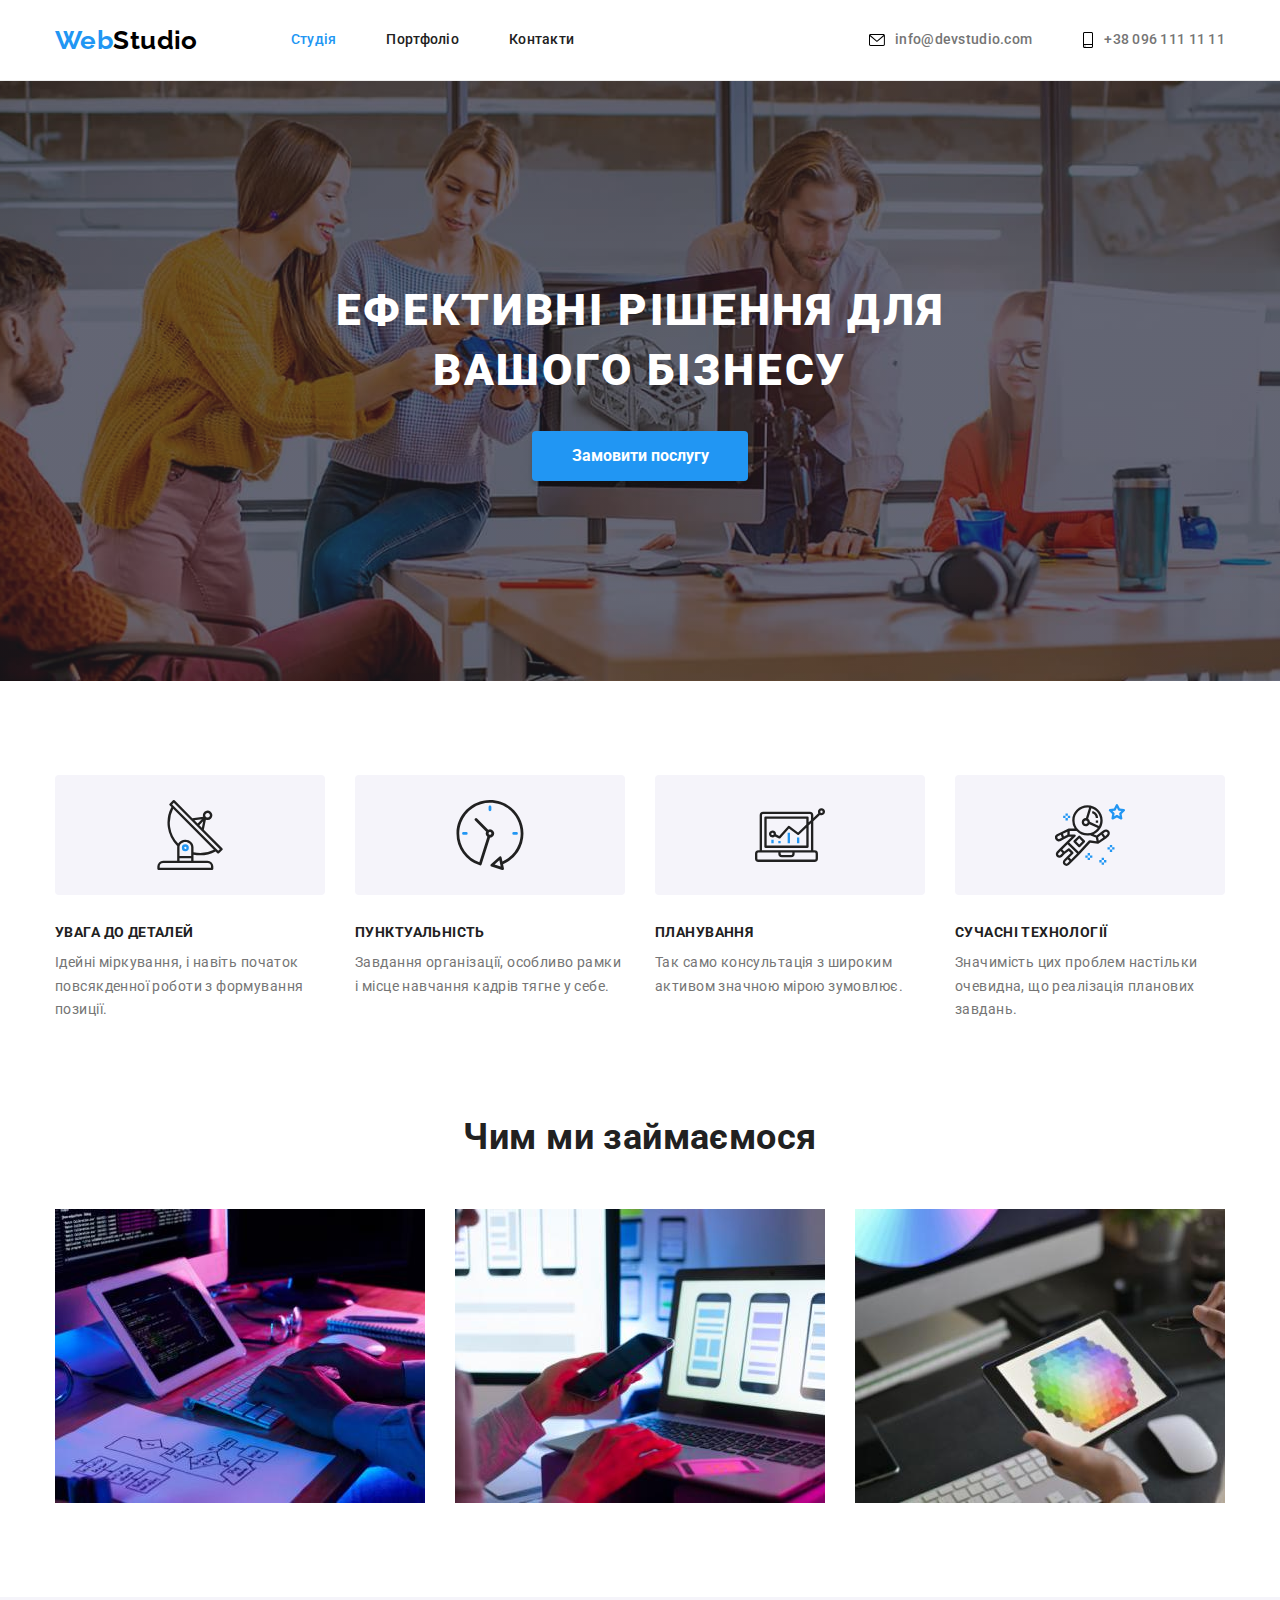
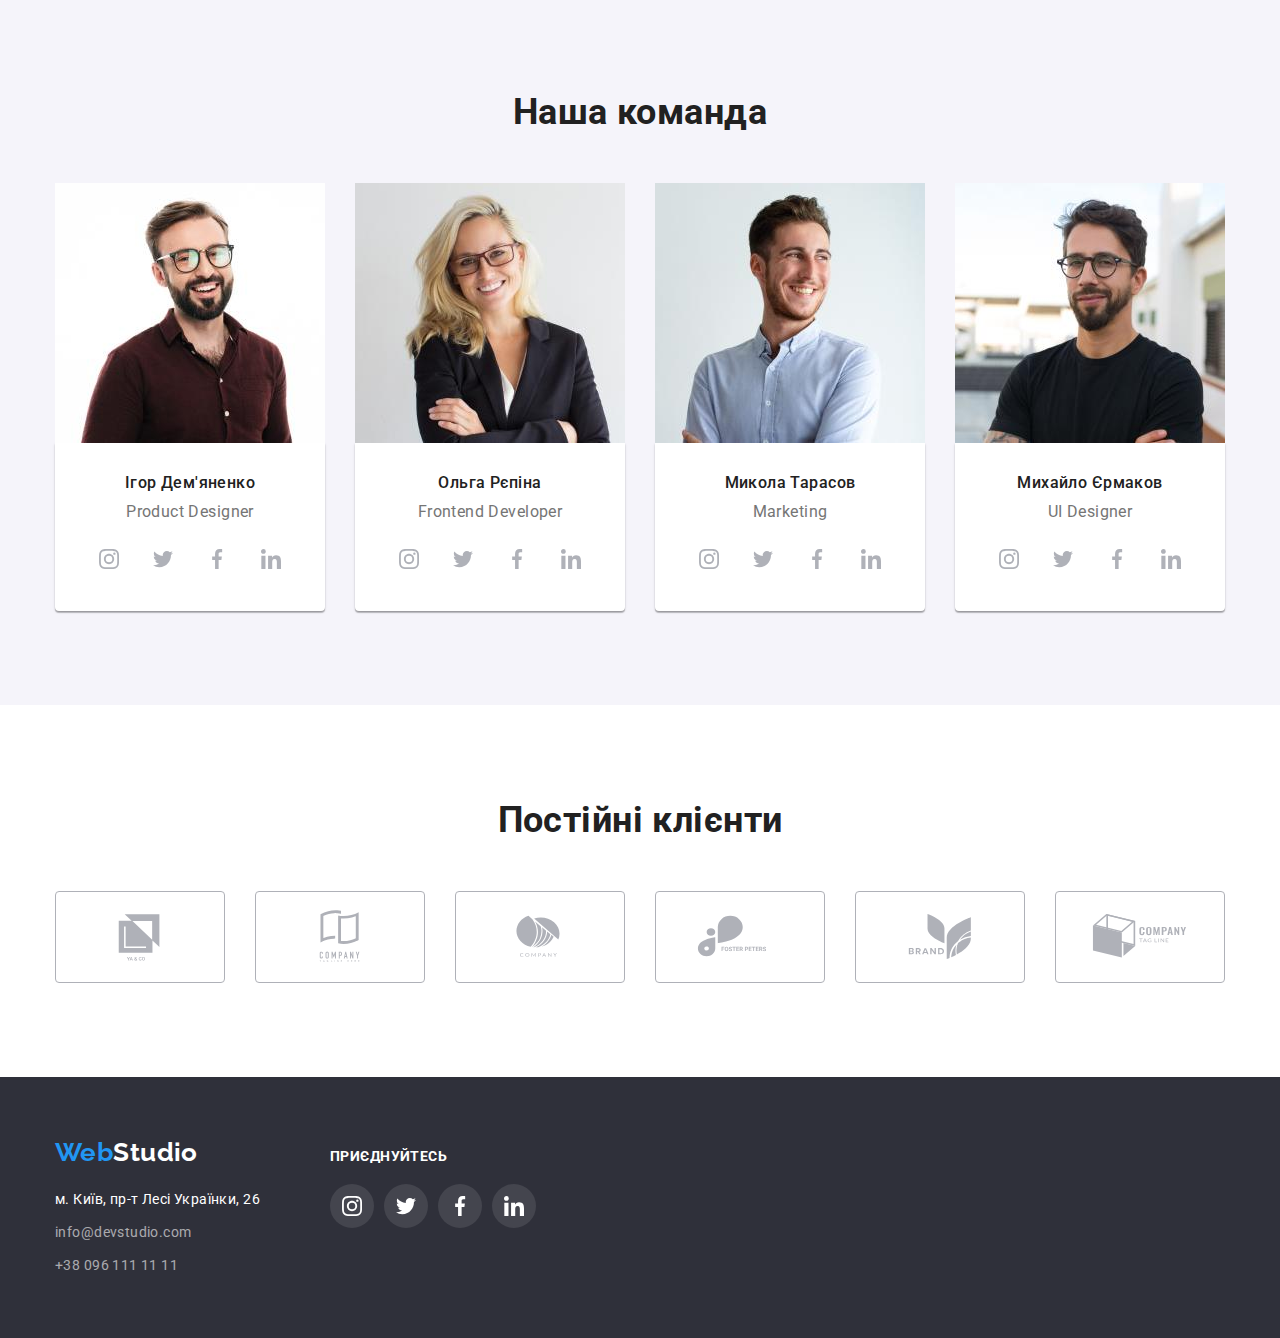
<file: index.html>
<!DOCTYPE html>
<html lang="uk">
  <head>
    <meta charset="UTF-8" />
    <meta name="viewport" content="width=device-width, initial scale=1.0" />
    <title>Homework#04</title>
    <link
      href="https://fonts.googleapis.com/css2?family=Raleway:wght@700&family=Roboto:wght@400;500;700;900&display=swap"
      rel="stylesheet"
    />
    <link
      rel="stylesheet"
      href="https://cdnjs.cloudflare.com/ajax/libs/modern-normalize/1.1.0/modern-normalize.css"
      integrity="sha512-Y0MM+V6ymRKN2zStTqzQ227DWhhp4Mzdo6gnlRnuaNCbc+YN/ZH0sBCLTM4M0oSy9c9VKiCvd4Jk44aCLrNS5Q=="
      crossorigin="anonymous"
      referrerpolicy="no-referrer"
    />
    <link rel="stylesheet" href="./css/styles.css" />
  </head>
  <body>
    <!--Header-->
    <header class="header">
      <div class="header-container container">
        <nav class="header-nav">
          <a href="./index.html" class="header-link header-logo">
            Web<span class="header-logo-studio">Studio</span></a
          >
          <ul class="header-nav-items">
            <li>
              <a class="header-nav-item current" href="./index.html">Студія</a>
            </li>
            <li>
              <a class="header-nav-item" href="./portfolio.html">Портфоліо</a>
            </li>
            <li><a class="header-nav-item" href="#contacts">Контакти</a></li>
          </ul>
        </nav>
        <ul class="header-right-side">
          <li>
            <a href="mailto:info@devstudio.com" class="header-email-tel">
              <svg class="" width="16" height="12">
                <use class="" href="./images/symbol-defs.svg#envelope"></use>
              </svg>
              info@devstudio.com</a
            >
          </li>
          <li>
            <a href="tel:+380961111111" class="header-email-tel">
              <svg class="" width="12" height="16">
                <use class="" href="./images/symbol-defs.svg#smartphone"></use>
              </svg>
              +38 096 111 11 11</a
            >
          </li>
        </ul>
      </div>
    </header>
    <main>
      <!--Hero-->
      <section class="hero">
        <div class="container">
          <h1 class="hero-title">Ефективні рішення для вашого бізнесу</h1>
          <button type="button" class="hero-button">Замовити послугу</button>
        </div>
      </section>

      <!--Our Features-->
      <section class="section">
        <div class="container">
          <h2 class="visually-hidden">Особливості</h2>
          <ul class="features-container">
            <li>
              <div class="features-icons">
                <svg class="" width="70" height="70">
                  <use href="./images/symbol-defs.svg#antenna"></use>
                </svg>
              </div>
              <h3 class="features-title">УВАГА ДО ДЕТАЛЕЙ</h3>
              <p class="features-text">
                Ідейні міркування, і навіть початок повсякденної роботи з
                формування позиції.
              </p>
            </li>
            <li>
              <div class="features-icons">
                <svg class="" width="70" height="70">
                  <use href="./images/symbol-defs.svg#clock"></use>
                </svg>
              </div>
              <h3 class="features-title">ПУНКТУАЛЬНІСТЬ</h3>
              <p class="features-text">
                Завдання організації, особливо рамки і місце навчання кадрів
                тягне у себе.
              </p>
            </li>
            <li>
              <div class="features-icons">
                <svg class="" width="70" height="70">
                  <use href="./images/symbol-defs.svg#diagram"></use>
                </svg>
              </div>
              <h3 class="features-title">ПЛАНУВАННЯ</h3>
              <p class="features-text">
                Так само консультація з широким активом значною мірою зумовлює.
              </p>
            </li>
            <li>
              <div class="features-icons">
                <svg class="" width="70" height="70">
                  <use href="./images/symbol-defs.svg#astronaut"></use>
                </svg>
              </div>
              <h3 class="features-title">СУЧАСНІ ТЕХНОЛОГІЇ</h3>
              <p class="features-text">
                Значимість цих проблем настільки очевидна, що реалізація
                планових завдань.
              </p>
            </li>
          </ul>
        </div>
      </section>

      <!--Our specialization-->
      <section class="section spec-section">
        <div class="container spec-container">
          <h2 class="spec-title">Чим ми займаємося</h2>
          <ul class="spec-images">
            <li><img src="./images/img1.jpg" alt="Computer" width="370" /></li>
            <li>
              <img src="./images/img2.jpg" alt="Smartphone" width="370" />
            </li>
            <li><img src="./images/img3.jpg" alt="Tablet" width="370" /></li>
          </ul>
        </div>
      </section>

      <!--Our Team-->
      <section class="section team-section">
        <div class="container">
          <h2 class="team-title">Наша команда</h2>
          <ul class="team-list">
            <li>
              <img
                src="./images/photo1.jpg"
                alt="Фото Ігор Дем'яненко"
                width="270"
              />
              <div class="team-member-description">
                <h3 class="team-member-name">Ігор Дем'яненко</h3>
                <p lang="en" class="team-member-position">Product Designer</p>
                <ul class="socials list">
                  <li class="socials-item">
                    <a
                      class="socials-link link"
                      href="https://instagram.com"
                      target="blank"
                      rel="nofollow noopener noreferer"
                      aria-label="instagram icon"
                    >
                      <svg class="socials-icon" width="20" height="20">
                        <use href="./images/symbol-defs.svg#instagram"></use>
                      </svg>
                    </a>
                  </li>
                  <li class="socials-item">
                    <a
                      class="socials-link link"
                      href="https://twitter.com"
                      target="blank"
                      rel="nofollow noopener noreferer"
                      aria-label="twitter icon"
                    >
                      <svg class="socials-icon" width="20" height="20">
                        <use href="./images/symbol-defs.svg#twitter"></use>
                      </svg>
                    </a>
                  </li>
                  <li class="socials-item">
                    <a
                      class="socials-link link"
                      href="https://facebook.com"
                      target="blank"
                      rel="nofollow noopener noreferer"
                      aria-label="facebook icon"
                    >
                      <svg class="socials-icon" width="20" height="20">
                        <use href="./images/symbol-defs.svg#facebook"></use>
                      </svg>
                    </a>
                  </li>
                  <li class="socials-item">
                    <a
                      class="socials-link link"
                      href="https://linkedin.com"
                      target="blank"
                      rel="nofollow noopener noreferer"
                      aria-label="linkedin icon"
                    >
                      <svg class="socials-icon" width="20" height="20">
                        <use href="./images/symbol-defs.svg#linkedin"></use>
                      </svg>
                    </a>
                  </li>
                </ul>
              </div>
            </li>
            <li>
              <img
                src="./images/photo2.jpg"
                alt="Фото Ольга Рєпіна"
                width="270"
              />
              <div class="team-member-description">
                <h3 class="team-member-name">Ольга Рєпіна</h3>
                <p lang="en" class="team-member-position">Frontend Developer</p>
                <ul class="socials list">
                  <li class="socials-item">
                    <a
                      class="socials-link link"
                      href="https://instagram.com"
                      target="blank"
                      rel="nofollow noopener noreferer"
                      aria-label="instagram icon"
                    >
                      <svg class="socials-icon" width="20" height="20">
                        <use href="./images/symbol-defs.svg#instagram"></use>
                      </svg>
                    </a>
                  </li>
                  <li class="socials-item">
                    <a
                      class="socials-link link"
                      href="https://twitter.com"
                      target="blank"
                      rel="nofollow noopener noreferer"
                      aria-label="twitter icon"
                    >
                      <svg class="socials-icon" width="20" height="20">
                        <use href="./images/symbol-defs.svg#twitter"></use>
                      </svg>
                    </a>
                  </li>
                  <li class="socials-item">
                    <a
                      class="socials-link link"
                      href="https://facebook.com"
                      target="blank"
                      rel="nofollow noopener noreferer"
                      aria-label="facebook icon"
                    >
                      <svg class="socials-icon" width="20" height="20">
                        <use href="./images/symbol-defs.svg#facebook"></use>
                      </svg>
                    </a>
                  </li>
                  <li class="socials-item">
                    <a
                      class="socials-link link"
                      href="https://linkedin.com"
                      target="blank"
                      rel="nofollow noopener noreferer"
                      aria-label="linkedin icon"
                    >
                      <svg class="socials-icon" width="20" height="20">
                        <use href="./images/symbol-defs.svg#linkedin"></use>
                      </svg>
                    </a>
                  </li>
                </ul>
              </div>
            </li>
            <li>
              <img
                src="./images/photo3.jpg"
                alt="Фото Микола Тарасов"
                width="270"
              />
              <div class="team-member-description">
                <h3 class="team-member-name">Микола Тарасов</h3>
                <p lang="en" class="team-member-position">Marketing</p>
                <ul class="socials list">
                  <li class="socials-item">
                    <a
                      class="socials-link link"
                      href="https://instagram.com"
                      target="blank"
                      rel="nofollow noopener noreferer"
                      aria-label="instagram icon"
                    >
                      <svg class="socials-icon" width="20" height="20">
                        <use href="./images/symbol-defs.svg#instagram"></use>
                      </svg>
                    </a>
                  </li>
                  <li class="socials-item">
                    <a
                      class="socials-link link"
                      href="https://twitter.com"
                      target="blank"
                      rel="nofollow noopener noreferer"
                      aria-label="twitter icon"
                    >
                      <svg class="socials-icon" width="20" height="20">
                        <use href="./images/symbol-defs.svg#twitter"></use>
                      </svg>
                    </a>
                  </li>
                  <li class="socials-item">
                    <a
                      class="socials-link link"
                      href="https://facebook.com"
                      target="blank"
                      rel="nofollow noopener noreferer"
                      aria-label="facebook icon"
                    >
                      <svg class="socials-icon" width="20" height="20">
                        <use href="./images/symbol-defs.svg#facebook"></use>
                      </svg>
                    </a>
                  </li>
                  <li class="socials-item">
                    <a
                      class="socials-link link"
                      href="https://linkedin.com"
                      target="blank"
                      rel="nofollow noopener noreferer"
                      aria-label="linkedin icon"
                    >
                      <svg class="socials-icon" width="20" height="20">
                        <use href="./images/symbol-defs.svg#linkedin"></use>
                      </svg>
                    </a>
                  </li>
                </ul>
              </div>
            </li>
            <li>
              <img
                src="./images/photo4.jpg"
                alt="Фото Михайло Єрмаков"
                width="270"
              />
              <div class="team-member-description">
                <h3 class="team-member-name">Михайло Єрмаков</h3>
                <p lang="en" class="team-member-position">UI Designer</p>
                <ul class="socials list">
                  <li class="socials-item">
                    <a
                      class="socials-link link"
                      href="https://instagram.com"
                      target="blank"
                      rel="nofollow noopener noreferer"
                      aria-label="instagram icon"
                    >
                      <svg class="socials-icon" width="20" height="20">
                        <use href="./images/symbol-defs.svg#instagram"></use>
                      </svg>
                    </a>
                  </li>
                  <li class="socials-item">
                    <a
                      class="socials-link link"
                      href="https://twitter.com"
                      target="blank"
                      rel="nofollow noopener noreferer"
                      aria-label="twitter icon"
                    >
                      <svg class="socials-icon" width="20" height="20">
                        <use href="./images/symbol-defs.svg#twitter"></use>
                      </svg>
                    </a>
                  </li>
                  <li class="socials-item">
                    <a
                      class="socials-link link"
                      href="https://facebook.com"
                      target="blank"
                      rel="nofollow noopener noreferer"
                      aria-label="facebook icon"
                    >
                      <svg class="socials-icon" width="20" height="20">
                        <use href="./images/symbol-defs.svg#facebook"></use>
                      </svg>
                    </a>
                  </li>
                  <li class="socials-item">
                    <a
                      class="socials-link link"
                      href="https://linkedin.com"
                      target="blank"
                      rel="nofollow noopener noreferer"
                      aria-label="linkedin icon"
                    >
                      <svg class="socials-icon" width="20" height="20">
                        <use href="./images/symbol-defs.svg#linkedin"></use>
                      </svg>
                    </a>
                  </li>
                </ul>
              </div>
            </li>
          </ul>
        </div>
      </section>
      <!--regular clients-->
      <section class="section clients-section">
        <div class="container">
          <h2 class="team-title">Постійні клієнти</h2>
          <ul class="clients list">
            <li class="clients-item">
              <a
                class="clients-link link"
                href=""
                target="blank"
                rel="nofollow noopener noreferer"
                aria-label="client1"
              >
                <svg class="clients-icon" width="106" height="60">
                  <use href="./images/symbol-defs.svg#logo1"></use>
                </svg>
              </a>
            </li>
            <li class="clients-item">
              <a
                class="clients-link link"
                href=""
                target="blank"
                rel="nofollow noopener noreferer"
                aria-label="client1"
              >
                <svg class="clients-icon" width="106" height="60">
                  <use href="./images/symbol-defs.svg#logo2"></use>
                </svg>
              </a>
            </li>
            <li class="clients-item">
              <a
                class="clients-link link"
                href=""
                target="blank"
                rel="nofollow noopener noreferer"
                aria-label="client1"
              >
                <svg class="clients-icon" width="106" height="60">
                  <use href="./images/symbol-defs.svg#logo3"></use>
                </svg>
              </a>
            </li>
            <li class="clients-item">
              <a
                class="clients-link link"
                href=""
                target="blank"
                rel="nofollow noopener noreferer"
                aria-label="client1"
              >
                <svg class="clients-icon" width="106" height="60">
                  <use href="./images/symbol-defs.svg#logo4"></use>
                </svg>
              </a>
            </li>
            <li class="clients-item">
              <a
                class="clients-link link"
                href=""
                target="blank"
                rel="nofollow noopener noreferer"
                aria-label="client1"
              >
                <svg class="clients-icon" width="106" height="60">
                  <use href="./images/symbol-defs.svg#logo5"></use>
                </svg>
              </a>
            </li>
            <li class="clients-item">
              <a
                class="clients-link link"
                href=""
                target="blank"
                rel="nofollow noopener noreferer"
                aria-label="client1"
              >
                <svg class="clients-icon" width="106" height="60">
                  <use href="./images/symbol-defs.svg#logo6"></use>
                </svg>
              </a>
            </li>
          </ul>
        </div>
      </section>
    </main>
    <!--Footer-->
    <footer class="footer">
      <div class="container footer-container">
        <div class="footer-left-part">
          <a href="./index.html" class="footer-logo"
            >Web<span class="footer-logo-studio">Studio</span></a
          >
          <address id="contacts">
            <ul class="address">
              <li>
                <a href="#" class="footer-address"
                  >м. Київ, пр-т Лесі Українки, 26</a
                >
              </li>
              <li>
                <a
                  href="mailto:info@devstudio.com"
                  class="footer-email-tel footer-email"
                  >info@devstudio.com</a
                >
              </li>
              <li>
                <a href="tel:+380961111111" class="footer-email-tel footer-tel"
                  >+38 096 111 11 11</a
                >
              </li>
            </ul>
          </address>
        </div>
        <div class="footer-right-part">
          <p class="footer-socials">
            <strong class="footer-join-us">приєднуйтесь</strong>
          </p>
          <ul class="footer-socials list">
            <li class="footer-socials-item">
              <a
                class="footer-socials-link link"
                href="https://instagram.com"
                target="blank"
                rel="nofollow noopener noreferer"
                aria-label="instagram icon"
              >
                <svg class="footer-socials-icon" width="20" height="20">
                  <use href="./images/symbol-defs.svg#instagram"></use>
                </svg>
              </a>
            </li>
            <li class="footer-socials-item">
              <a
                class="footer-socials-link link"
                href="https://twitter.com"
                target="blank"
                rel="nofollow noopener noreferer"
                aria-label="twitter icon"
              >
                <svg class="footer-socials-icon" width="20" height="20">
                  <use href="./images/symbol-defs.svg#twitter"></use>
                </svg>
              </a>
            </li>
            <li class="footer-socials-item">
              <a
                class="footer-socials-link link"
                href="https://facebook.com"
                target="blank"
                rel="nofollow noopener noreferer"
                aria-label="facebook icon"
              >
                <svg class="footer-socials-icon" width="20" height="20">
                  <use href="./images/symbol-defs.svg#facebook"></use>
                </svg>
              </a>
            </li>
            <li class="footer-socials-item">
              <a
                class="footer-socials-link link"
                href="https://linkedin.com"
                target="blank"
                rel="nofollow noopener noreferer"
                aria-label="linkedin icon"
              >
                <svg class="footer-socials-icon" width="20" height="20">
                  <use href="./images/symbol-defs.svg#linkedin"></use>
                </svg>
              </a>
            </li>
          </ul>
        </div>
      </div>
    </footer>
  </body>
</html>
</file>
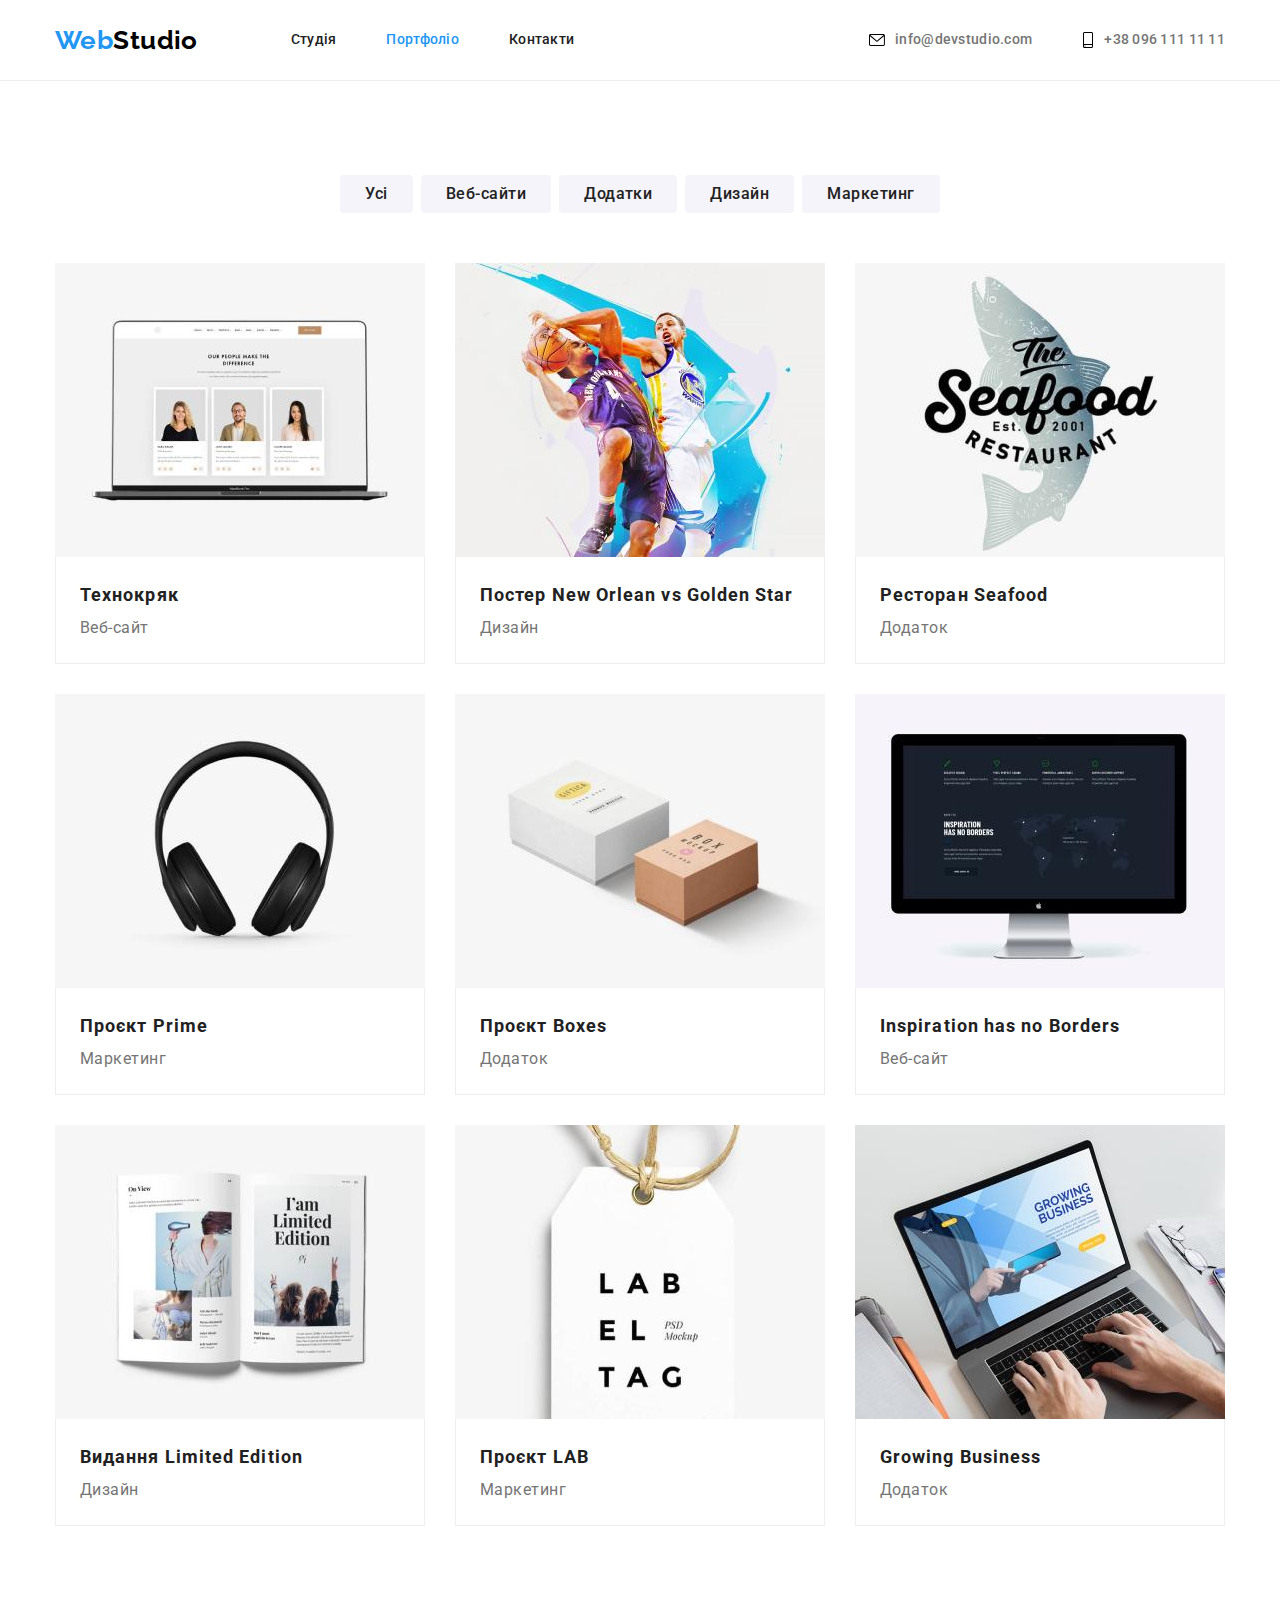
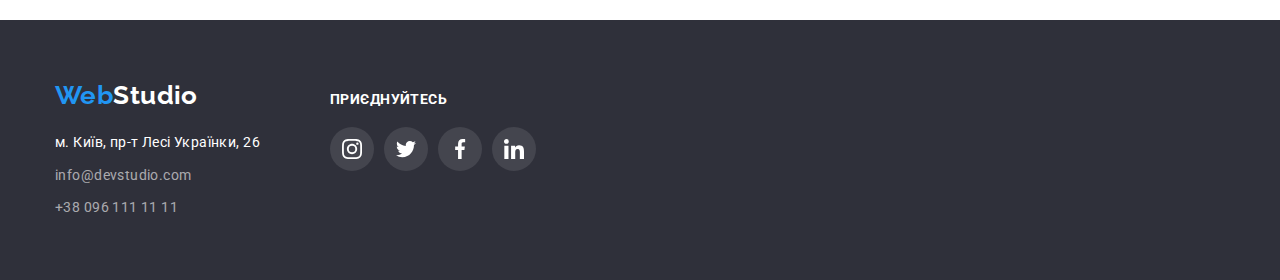
<file: portfolio.html>
<!DOCTYPE html>
<html lang="uk">
  <head>
    <meta charset="UTF-8" />
    <meta name="viewport" content="width=device-width, initial scale=1.0" />
    <title>Homework#04</title>
    <link
      href="https://fonts.googleapis.com/css2?family=Raleway:wght@700&family=Roboto:wght@400;500;700;900&display=swap"
      rel="stylesheet"
    />
    <link
      rel="stylesheet"
      href="https://cdnjs.cloudflare.com/ajax/libs/modern-normalize/1.1.0/modern-normalize.css"
      integrity="sha512-Y0MM+V6ymRKN2zStTqzQ227DWhhp4Mzdo6gnlRnuaNCbc+YN/ZH0sBCLTM4M0oSy9c9VKiCvd4Jk44aCLrNS5Q=="
      crossorigin="anonymous"
      referrerpolicy="no-referrer"
    />
    <link rel="stylesheet" href="./css/styles.css" />
  </head>

  <body>
    <!--Header-->
    <header class="header">
      <div class="header-container container">
        <nav class="header-nav">
          <a href="./index.html" class="header-link header-logo">
            Web<span class="header-logo-studio">Studio</span></a>
          <ul class="header-nav-items">
            <li>
              <a class="header-nav-item" href="./index.html">Студія</a>
            </li>
            <li>
              <a class="header-nav-item current" href="./portfolio.html">Портфоліо</a>
            </li>
            <li><a class="header-nav-item" href="#contacts">Контакти</a></li>
          </ul>
        </nav>
        <ul class="header-right-side">
          <li>
            <a href="mailto:info@devstudio.com" class="header-email-tel">
              <svg class="" width="16" height="12">
                <use class="" href="./images/symbol-defs.svg#envelope"></use>
              </svg>
              info@devstudio.com</a>
          </li>
          <li>
            <a href="tel:+380961111111" class="header-email-tel">
              <svg class="" width="12" height="16">
                <use class="" href="./images/symbol-defs.svg#smartphone"></use>
              </svg>
              +38 096 111 11 11</a>
          </li>
        </ul>
      </div>
    </header>
    <main>
      <!--Portfolio-->
      <section class="section">
        <div class="portfolio-container container">
          <h1 class="visually-hidden">Portfolio</h1>
          <ul class="portfolio-filter">
            <li>
              <button type="button" class="portfolio-filter-item">Усі</button>
            </li>
            <li>
              <button type="button" class="portfolio-filter-item">
                Веб-сайти
              </button>
            </li>
            <li>
              <button type="button" class="portfolio-filter-item">
                Додатки
              </button>
            </li>
            <li>
              <button type="button" class="portfolio-filter-item">
                Дизайн
              </button>
            </li>
            <li>
              <button type="button" class="portfolio-filter-item">
                Маркетинг
              </button>
            </li>
          </ul>
          <ul class="portfolio-list">
            <li class="portfolio-item">
              <a class="portfolio-item-link" href="">
                <img
                  src="./images/technocryack.jpg"
                  alt="Веб-сайт Технокряк"
                  width="370"
                />
                <div class="portfolio-item-description">
                  <h2 class="portfolio-item-title">Технокряк</h2>
                  <p class="portfolio-item-type">Веб-сайт</p>
                </div>
              </a>
            </li>
            <li class="portfolio-item">
              <a class="portfolio-item-link" href="">
                <img
                  src="./images/poster.jpg"
                  alt="Дизайн Постер New Orlean vs Golden Star"
                  width="370"
                />
                <div class="portfolio-item-description">
                  <h2 class="portfolio-item-title">
                    Постер New Orlean vs Golden Star
                  </h2>
                  <p class="portfolio-item-type">Дизайн</p>
                </div>
              </a>
            </li>
            <li class="portfolio-item">
              <a class="portfolio-item-link" href="">
                <img
                  src="./images/seafood.jpg"
                  alt="Додаток Ресторан Seafood"
                  width="370"
                />
                <div class="portfolio-item-description">
                  <h2 class="portfolio-item-title">Ресторан Seafood</h2>
                  <p class="portfolio-item-type">Додаток</p>
                </div>
              </a>
            </li>
            <li class="portfolio-item">
              <a class="portfolio-item-link" href="">
                <img
                  src="./images/prime-project.jpg"
                  alt="Маркетинг Проєкт Prime"
                  width="370"
                />
                <div class="portfolio-item-description">
                  <h2 class="portfolio-item-title">Проєкт Prime</h2>
                  <p class="portfolio-item-type">Маркетинг</p>
                </div>
              </a>
            </li>
            <li class="portfolio-item">
              <a class="portfolio-item-link" href="">
                <img
                  src="./images/boxes.jpg"
                  alt="Додаток Проєкт Boxes"
                  width="370"
                />
                <div class="portfolio-item-description">
                  <h2 class="portfolio-item-title">Проєкт Boxes</h2>
                  <p class="portfolio-item-type">Додаток</p>
                </div>
              </a>
            </li>
            <li class="portfolio-item">
              <a class="portfolio-item-link" href="">
                <img
                  src="./images/inspiration.jpg"
                  alt="Веб-сайт Inspiration has no Borders"
                  width="370"
                />
                <div class="portfolio-item-description">
                  <h2 class="portfolio-item-title">
                    Inspiration has no Borders
                  </h2>
                  <p class="portfolio-item-type">Веб-сайт</p>
                </div>
              </a>
            </li>
            <li class="portfolio-item">
              <a class="portfolio-item-link" href="">
                <img
                  src="./images/limited-edition.jpg"
                  alt="Дизайн Видання Limited Edition"
                  width="370"
                />
                <div class="portfolio-item-description">
                  <h2 class="portfolio-item-title">Видання Limited Edition</h2>
                  <p class="portfolio-item-type">Дизайн</p>
                </div>
              </a>
            </li>
            <li class="portfolio-item">
              <a class="portfolio-item-link" href="">
                <img
                  src="./images/lab-project.jpg"
                  alt="Маркетинг Проєкт LAB"
                  width="370"
                />
                <div class="portfolio-item-description">
                  <h2 class="portfolio-item-title">Проєкт LAB</h2>
                  <p class="portfolio-item-type">Маркетинг</p>
                </div>
              </a>
            </li>
            <li class="portfolio-item">
              <a class="portfolio-item-link" href="">
                <img
                  src="./images/growing-business.jpg"
                  alt="Додаток Growing Business"
                  width="370"
                />
                <div class="portfolio-item-description">
                  <h2 class="portfolio-item-title">Growing Business</h2>
                  <p class="portfolio-item-type">Додаток</p>
                </div>
              </a>
            </li>
          </ul>
        </div>
      </section>
    </main>
    <!--Footer-->
    <footer class="footer">
      <div class="container footer-container">
        <div class="footer-left-part">
          <a href="./index.html" class="footer-logo">Web<span class="footer-logo-studio">Studio</span></a>
          <address id="contacts">
            <ul class="address">
              <li>
                <a href="#" class="footer-address">м. Київ, пр-т Лесі Українки, 26</a>
              </li>
              <li>
                <a href="mailto:info@devstudio.com" class="footer-email-tel footer-email">info@devstudio.com</a>
              </li>
              <li>
                <a href="tel:+380961111111" class="footer-email-tel footer-tel">+38 096 111 11 11</a>
              </li>
            </ul>
          </address>
        </div>
        <div class="footer-right-part">
          <p class="footer-socials">
            <strong" class="footer-join-us">приєднуйтесь</strong>
          </p>
          <ul class="footer-socials list">
            <li class="footer-socials-item">
              <a class="footer-socials-link link" href="https://instagram.com" target="blank"
                rel="nofollow noopener noreferer" aria-label="instagram icon">
                <svg class="footer-socials-icon" width="20" height="20">
                  <use href="./images/symbol-defs.svg#instagram"></use>
                </svg>
              </a>
            </li>
            <li class="footer-socials-item">
              <a class="footer-socials-link link" href="https://twitter.com" target="blank"
                rel="nofollow noopener noreferer" aria-label="twitter icon">
                <svg class="footer-socials-icon" width="20" height="20">
                  <use href="./images/symbol-defs.svg#twitter"></use>
                </svg>
              </a>
            </li>
            <li class="footer-socials-item">
              <a class="footer-socials-link link" href="https://facebook.com" target="blank"
                rel="nofollow noopener noreferer" aria-label="facebook icon">
                <svg class="footer-socials-icon" width="20" height="20">
                  <use href="./images/symbol-defs.svg#facebook"></use>
                </svg>
              </a>
            </li>
            <li class="footer-socials-item">
              <a class="footer-socials-link link" href="https://linkedin.com" target="blank"
                rel="nofollow noopener noreferer" aria-label="linkedin icon">
                <svg class="footer-socials-icon" width="20" height="20">
                  <use href="./images/symbol-defs.svg#linkedin"></use>
                </svg>
              </a>
            </li>
          </ul>
        </div>
      </div>
    </footer>
  </body>
</html>
</file>
<file: css/styles.css>
/*general styles*/

:root {
  --primary-backgraund-color: #ffffff;
  --secondary-backgraund-color: #2f303a;
  --title-color: #212121;
  --text-color: #757575;
  --accent-color: #2196f3;
}

body {
  background-color: var(--primary-backgraund-color);
  color: var(--title-color);
  font-family: "Roboto", sans-serif;
  font-size: 14px;
  letter-spacing: 0.03em;
}

h1,
h2,
h3,
h4,
h5,
h6,
p {
  margin: 0;
  padding: 0;
}

ul {
  list-style-type: none;
  margin: 0;
  padding: 0;
}

a {
  text-decoration: none;
}

button {
  margin: 0;
  padding: 0;
  font-family: inherit;
  cursor: pointer;
}

img {
  display: block;
  max-width: 100%;
  height: auto;
}

.link {
  text-decoration: none;
  color: currentColor;
}

.list {
  list-style: none;
  margin: 0;
  padding: 0;
}

.container {
  width: 1200px;
  margin: 0 auto;
  padding: 0 15px;
  /*outline: red solid;*/
}

.section {
  padding-top: 94px;
  padding-bottom: 94px;
}

.visually-hidden {
  position: absolute;
  width: 1px;
  height: 1px;
  margin: -1px;
  border: 0;
  padding: 0;
  white-space: nowrap;
  clip-path: inset(100%);
  clip: rect(0 0 0 0);
  overflow: hidden;
}

/*header*/

.header {
  background-color: var(--primary-backgraund-color);
  border-bottom: 1px solid #ececec;
}

.header-container {
  display: flex;
  align-items: center;
}

.header-logo {
  color: var(--accent-color);
  font-family: "Raleway", sans-serif;
  font-weight: 700;
  font-size: 26px;
  line-height: 1.19;
  margin-right: 93px;
  padding-top: 24px;
  padding-bottom: 24px;
}

.header-logo-studio {
  color: #000000;
  padding-top: 24px;
  padding-bottom: 24px;
}

.header-nav {
  display: flex;
  align-items: center;
  margin-top: 0;
  margin-bottom: 0;
  padding: 0;
}
.header-nav-items {
  display: flex;
  align-items: center;
  gap: 50px;
  margin-top: 0;
  margin-bottom: 0;
  padding: 0;
}

.header-nav-item {
  display: block;
  color: var(--title-color);
  font-weight: 500;
  line-height: 1.14;
  letter-spacing: 0.02em;
  padding-top: 32px;
  padding-bottom: 32px;
}
.header-nav-item:hover,
.header-nav-item:focus {
  color: var(--accent-color);
}

.current {
  color: var(--accent-color);
}

.header-right-side {
  display: flex;
  align-items: center;
  gap: 50px;
  margin-top: 0;
  margin-bottom: 0;
  margin-left: auto;
}

.header-email-tel {
  display: flex;
  gap: 10px;
  align-items: center;
  padding-top: 32px;
  padding-bottom: 32px;
  color: var(--text-color);
  font-weight: 500;
  line-height: 1.14;
  letter-spacing: 0.02em;
  cursor: pointer;
}

.header-email-tel:hover,
.header-email-tel:focus {
  color: var(--accent-color);
  fill: var(--accent-color);
}

/*hero*/

.hero {
  padding-top: 200px;
  padding-bottom: 200px;
  max-width: 1600px;
  margin: 0 auto;
  background-color: #c4c4c4;
  background-image: linear-gradient(
    90deg,
    rgba(47, 48, 58, 0.4),
    rgba(47, 48, 58, 0.4)), url(../images/hero-bg-img.jpg);
  background-repeat: no-repeat;
  background-size: cover;
  background-position: center;
}

.hero-title {
  width: 696px;
  margin: 0 auto;
  margin-bottom: 30px;
  color: var(--primary-backgraund-color);
  font-weight: 900;
  font-size: 44px;
  line-height: 1.36;
  letter-spacing: 0.06em;
  text-align: center;
  text-transform: uppercase;
}

.hero-button {
  display: flex;
  align-items: center;
  justify-content: center;
  margin-right: auto;
  margin-left: auto;
  background-color: var(--accent-color);
  color: var(--primary-backgraund-color);
  font-weight: 700;
  font-size: 16px;
  line-height: 1.87;
  width: 216px;
  height: 50px;
  border: none;
  box-shadow: 0px 4px 4px rgba(0, 0, 0, 0.15);
  border-radius: 4px;
}

.hero-button:hover,
.hero-button:focus {
  background-color: #188ce8;
}

/*features*/

.features-container {
  display: flex;
  gap: 30px;
  align-items: flex-start;
}
.features-icons {
  display: flex;
  justify-content: center;
  align-items: center;
  width: 270px;
  height: 120px;
  margin-bottom: 30px;
  background-color: #f5f4fa;
  border-radius: 4px;
}

.features-title {
  width: 270px;
  text-align: start;
  color: var(--title-color);
  font-size: 14px;
  font-weight: 700;
  line-height: 1.14;
  text-transform: uppercase;
  margin-bottom: 10px;
}

.features-text {
  width: 270px;
  text-align: start;
  color: var(--text-color);
  font-weight: 400;
  line-height: 1.71;
}

/* specialisation*/

.spec-section {
  padding-top: 0;
}

.spec-title {
  margin-bottom: 50px;
  color: var(--title-color);
  font-weight: 700;
  font-size: 36px;
  line-height: 1.17;
  text-align: center;
}

.spec-images {
  display: flex;
  gap: 30px;
  justify-content: center;
}

/*our team*/

.team-section {
  background-color: #f5f4fa;
}
.team-title {
  color: var(--title-color);
  font-weight: 700;
  font-size: 36px;
  line-height: 1.17;
  text-align: center;
  margin-bottom: 50px;
}
.team-list {
  display: flex;
  gap: 30px;
  justify-content: center;
}

.team-member-description {
  background-color: var(--primary-backgraund-color);
  box-shadow: 0px 1px 3px rgba(0, 0, 0, 0.12), 0px 1px 1px rgba(0, 0, 0, 0.14),
    0px 2px 1px rgba(0, 0, 0, 0.2);
  border-radius: 0px 0px 4px 4px;
  text-align: center;
  padding: 30px 0;
}
.team-member-name {
  /*background-color: var(--primary-backgraund-color);*/
  color: var(--title-color);
  font-weight: 500;
  font-size: 16px;
  line-height: 1.19;
  margin-bottom: 10px;
}

.team-member-position {
  /*background-color: var(--primary-backgraund-color);*/
  color: var(--text-color);
  font-weight: 400;
  font-size: 16px;
  line-height: 1.19;
  margin-bottom: 16px;
}
.socials {
  display: flex;
  justify-content: center;
  align-items: center;
  gap: 10px;
}

.socials-link {
  display: flex;
  align-items: center;
  justify-content: center;

  width: 44px;
  height: 44px;

  color: #afb1b8;
  background-color: #fff;
  border-radius: 50%;
}
.socials-link:hover,
.socials-link:focus {
  background-color: var(--accent-color);
}

.socials-icon {
  fill: currentColor;
}

.socials-link:hover .socials-icon,
.socials-link:focus .socials-icon {
  background-color: var(--accent-color);
  fill: #ffffff;
}

/*regular clients*/

.clients-section {
  background-color: var(--primary-backgraund-color);
  /*padding-top: 0;*/
}

.clients-title {
  color: var(--title-color);
  font-weight: 700;
  font-size: 36px;
  line-height: 1.17;
  text-align: center;
  margin-bottom: 50px;
}

.clients-list {
  display: flex;
  gap: 30px;
  justify-content: center;
}
.clients {
  display: flex;
  justify-content: center;
  align-items: center;
  gap: 30px;
}

.clients-link {
  display: flex;
  align-items: center;
  justify-content: center;

  width: 170px;
  height: 92px;

  color: #afb1b8;
  background-color: #fff;
  border: 1px solid #afb1b8;
  border-radius: 4px;
}

.clients-link:hover,
.clients-link:focus {
  background-color: var(--primary-backgraund-color);
  border: var(--accent-color) 1px solid;
  border-radius: 4px;
}

.clients-icon {
  fill: currentColor;
}

.clients-link:hover .clients-icon,
.clients-link:focus .clients-icon {
  fill: var(--accent-color);
}

.clients-section {
  background-color: var(--primary-backgraund-color);
}

/*footer*/

.footer {
  background-color: var(--secondary-backgraund-color);
  padding: 60px 0;
  max-width: 1600px;
  margin: 0 auto;
}

.footer-logo {
  display: block;
  color: var(--accent-color);
  font-family: "Raleway", sans-serif;
  font-weight: 700;
  font-size: 26px;
  line-height: 1.19;
  margin-bottom: 20px;
}

.footer-logo-studio {
  color: var(--primary-backgraund-color);
}

.address {
  font-style: normal;
  text-align: left;
}

.footer-address {
  display: block;
  color: var(--primary-backgraund-color);
  font-weight: 400;
  font-size: 14px;
  line-height: 1.71;
  margin-bottom: 9px;
}

.footer-address:hover,
.footer-address:focus {
  color: #2196f3;
}

.footer-email-tel {
  color: rgba(255, 255, 255, 0.6);
  font-weight: 400;
  line-height: 1.71;
}

.footer-email-tel:hover {
  color: var(--accent-color);
}

.footer-email {
  display: block;
  margin-bottom: 9px;
}

.footer-container {
  display: flex;
  align-items: baseline;
}
.footer-left-part {
  margin-right: 70px;
}
.footer-socials {
  margin-bottom: 20px;
}

.footer-join-us {
  color: #ffffff;
  font-weight: 700;
  font-size: 14px;
  line-height: 16px;
  letter-spacing: 0.03em;
  text-transform: uppercase;
}
.footer-right-part {
  display: block;
  align-items: baseline;
}

.footer-socials {
  display: flex;
  justify-content: start;
  align-items: center;
  gap: 10px;
}

.footer-socials-link {
  display: flex;
  align-items: center;
  justify-content: center;

  width: 44px;
  height: 44px;

  color: #ffffff;
  background-color: rgba(255, 255, 255, 0.1);
  border-radius: 50%;
}

.footer-socials-link:hover,
.footer-socials-link:focus {
  background-color: var(--accent-color);
}

.footer-socials-icon {
  fill: currentColor;
}

.footer-socials-link:hover .footer-socials-icon,
.footer-socials-link:focus .footer-socials-icon {
  fill: #ffffff;
}

/*portfolio*/

.portfolio-filter {
  display: flex;
  gap: 8px;
  justify-content: center;
  margin-bottom: 50px;
}
.portfolio-filter-item {
  padding: 6px 25px;
  text-align: center;
  text-decoration: none;
  border: none;
  box-shadow: none;
  background-color: #f5f4fa;
  color: var(--title-color);
  font-family: inherit;
  font-weight: 500;
  font-size: 16px;
  line-height: 1.62;
  letter-spacing: 0.03em;
  border-radius: 4px;
}

.portfolio-filter-item:hover,
.portfolio-filter-item:focus {
  color: var(--primary-backgraund-color);
  background-color: var(--accent-color);
  box-shadow: 0px 3px 1px rgba(0, 0, 0, 0.1), 0px 1px 2px rgba(0, 0, 0, 0.08),
    0px 2px 2px rgba(0, 0, 0, 0.12);
}

.portfolio-list {
  display: flex;
  flex-wrap: wrap;
  gap: 30px;
}

.portfolio-item-link {
  cursor: pointer;
  background-color: #ffffff;
}

.portfolio-item-link:hover,
.portfolio-item-link:focus {
  display: block;
  box-shadow: 0px 1px 1px rgba(0, 0, 0, 0.12), 0px 4px 4px rgba(0, 0, 0, 0.06),
    1px 4px 6px rgba(0, 0, 0, 0.16);
}

.portfolio-item-description {
  background-color: var(--primary-backgraund-color);
  background: #ffffff;
  border-left: 1px solid #eeeeee;
  border-bottom: 1px solid #eeeeee;
  border-right: 1px solid #eeeeee;
  text-align: start;
  padding: 20px 24px;
}

.portfolio-item-title {
  color: var(--title-color);
  font-weight: 700;
  font-size: 18px;
  line-height: 2;
  letter-spacing: 0.06em;
}

.portfolio-item-type {
  color: var(--text-color);
  font-weight: 400;
  font-size: 16px;
  line-height: 1.87;
  letter-spacing: 0.03em;
}
</file>
